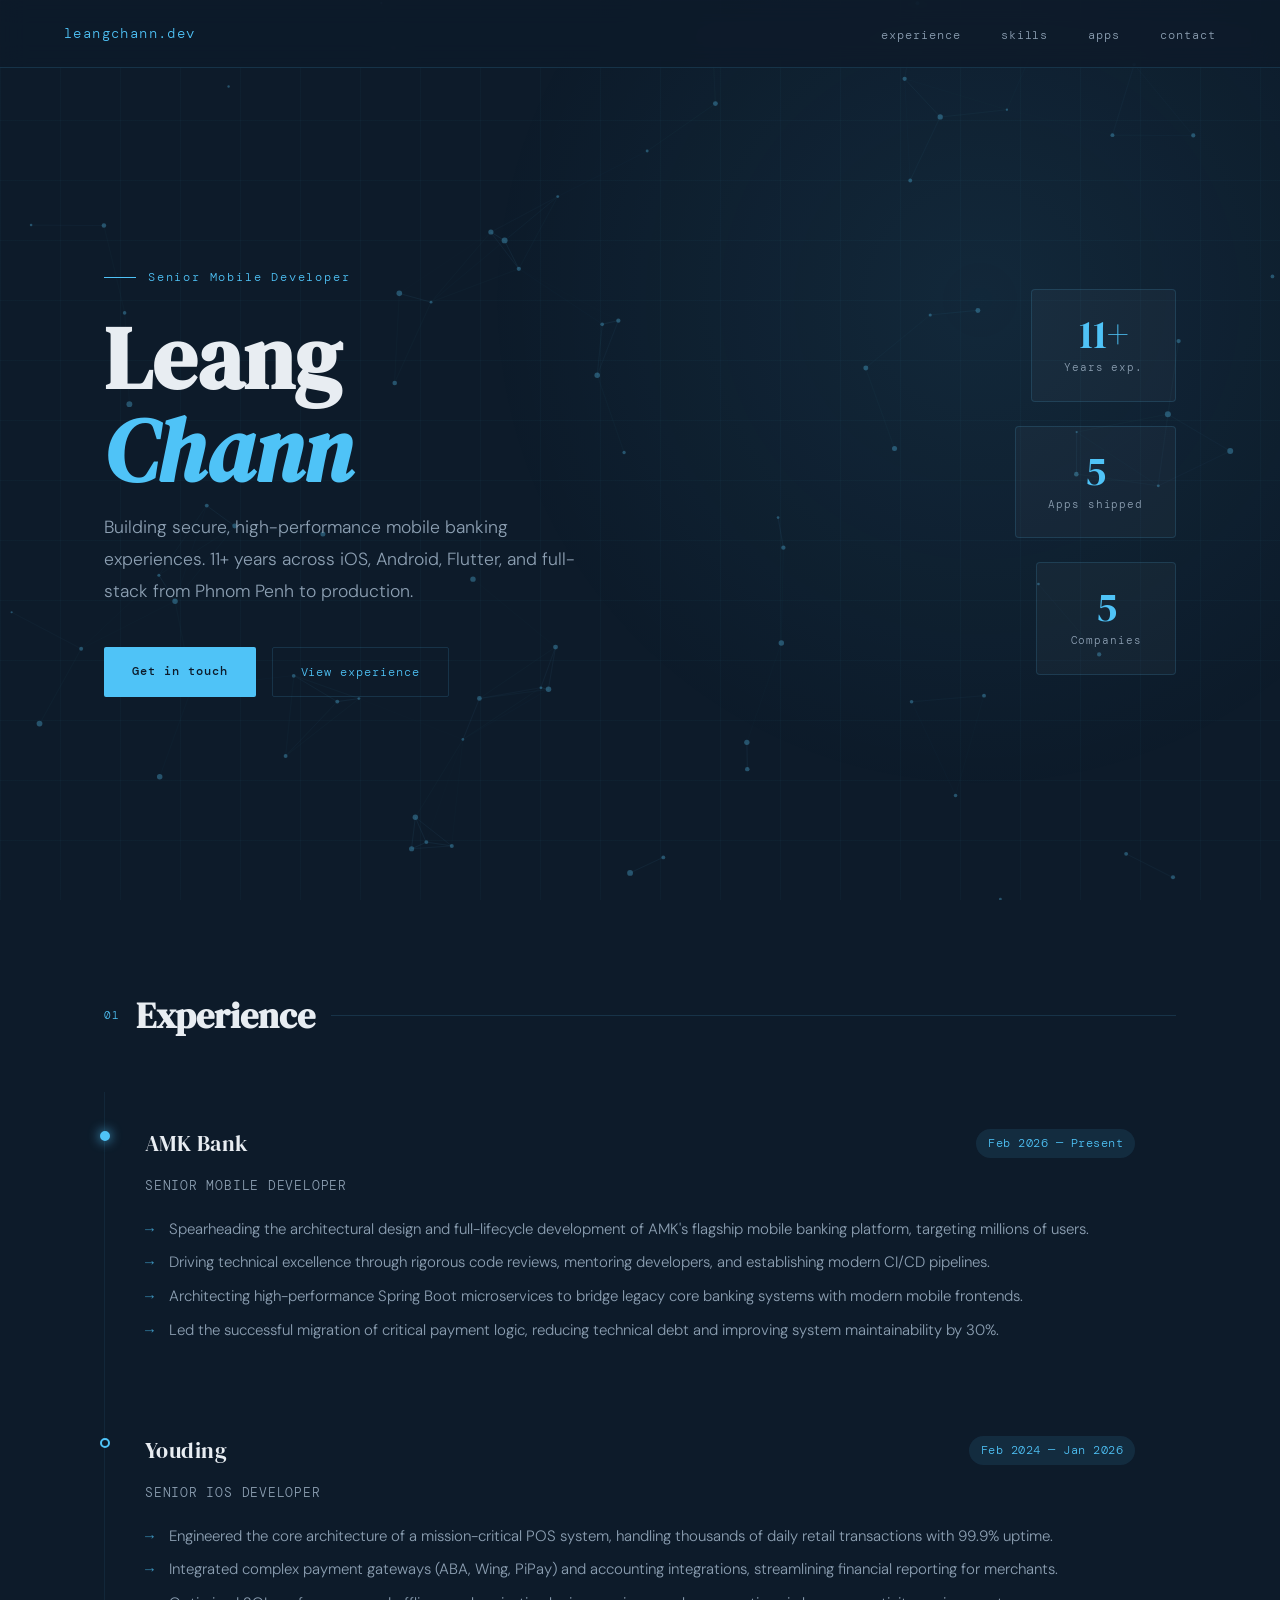
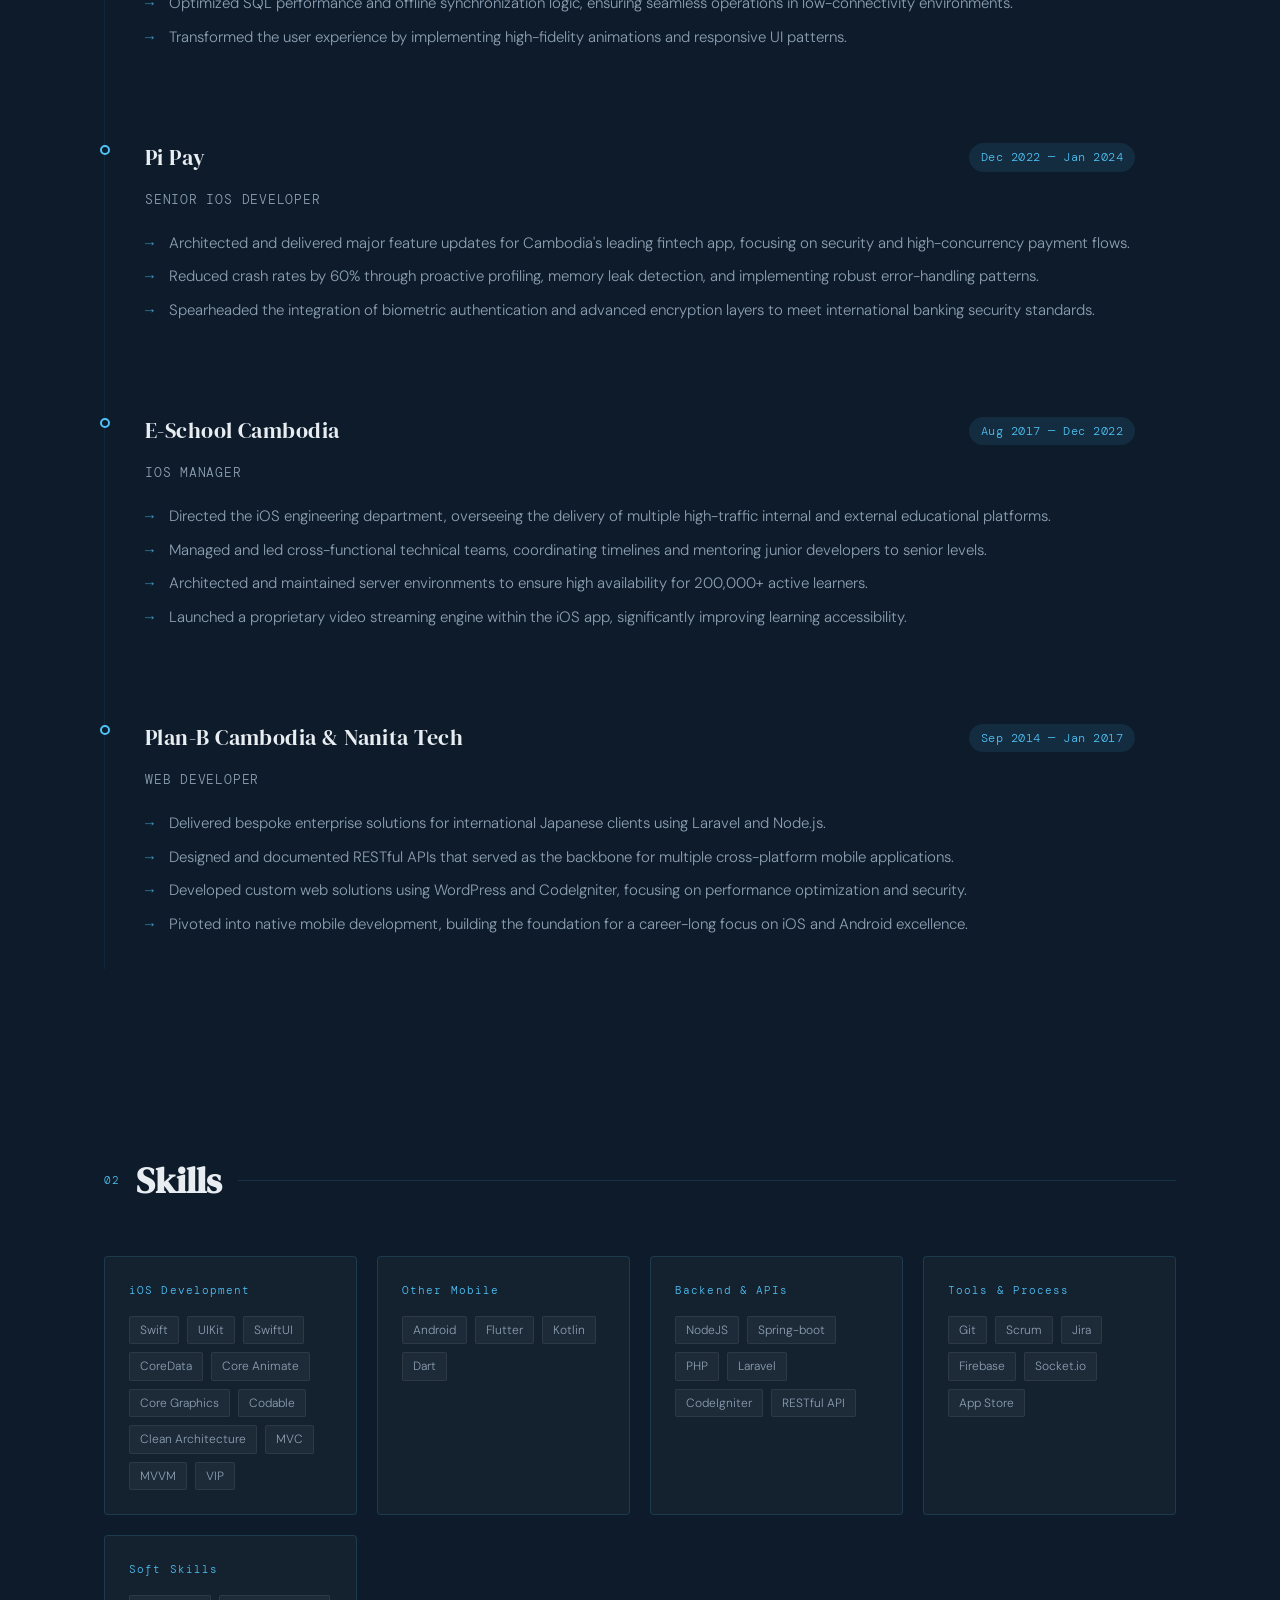
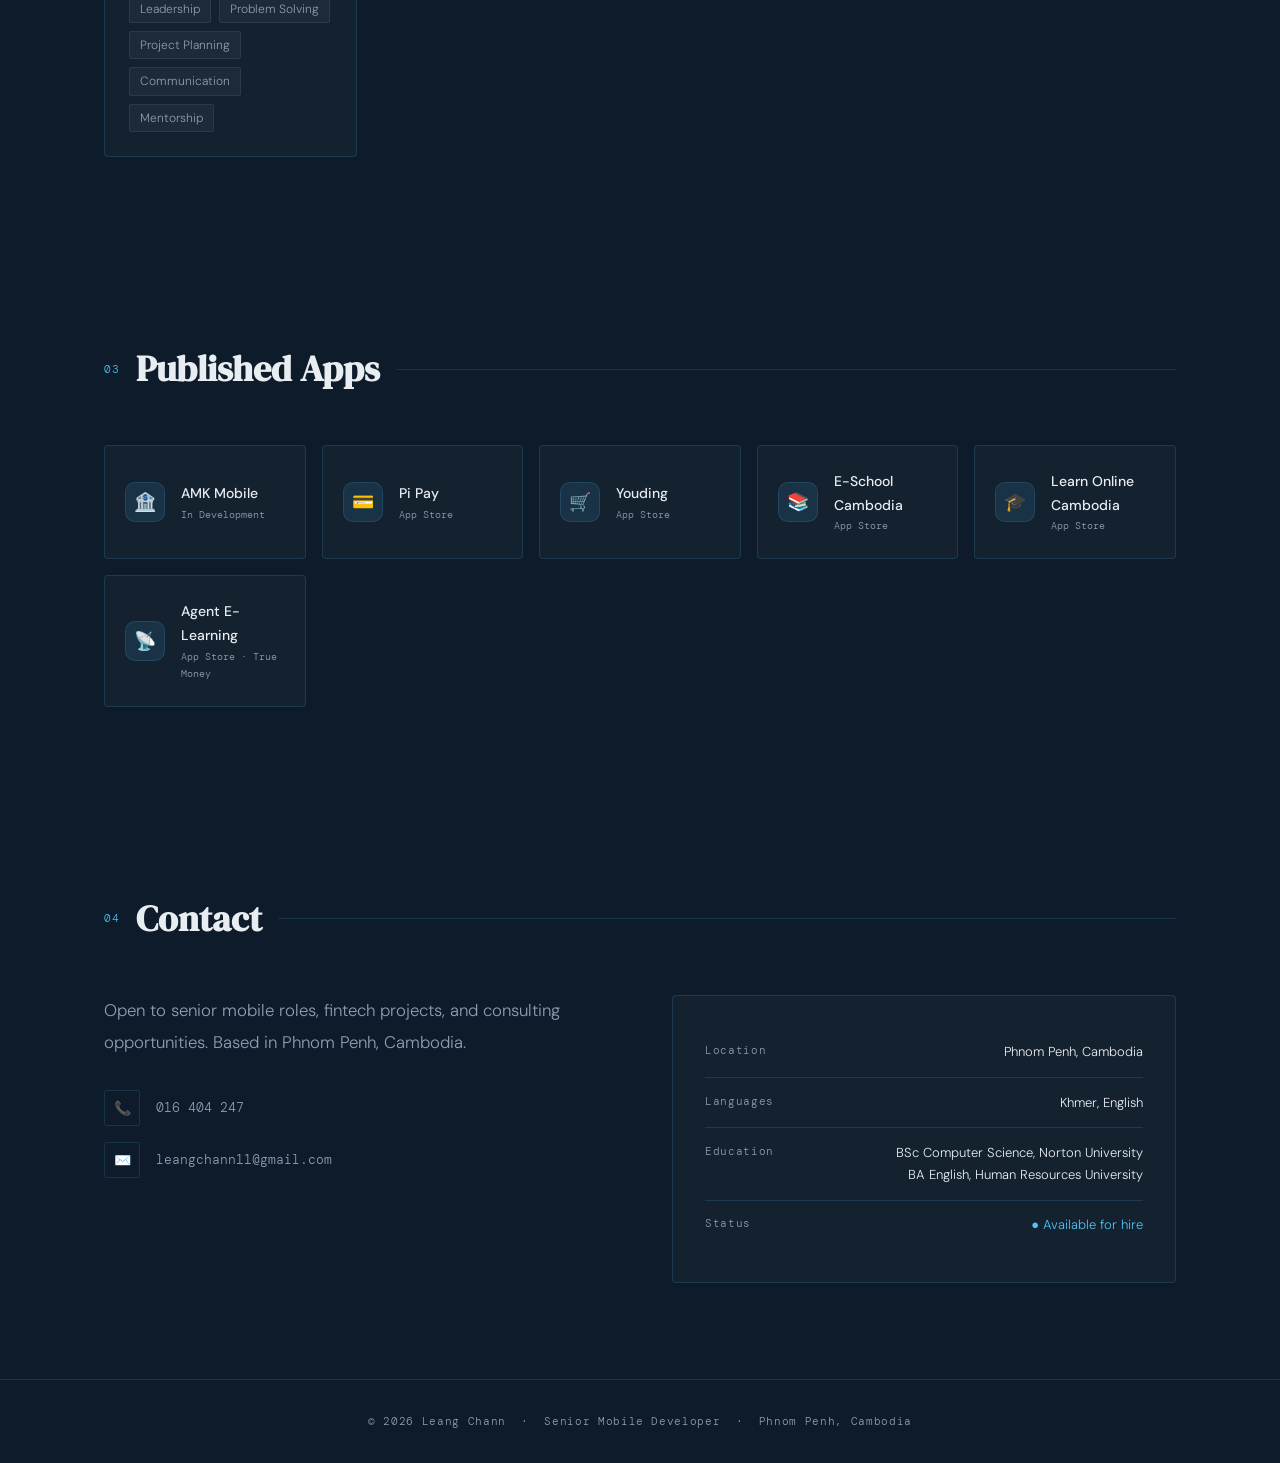
<file: index.html>
<!DOCTYPE html>
<html lang="en">

<head>
  <meta charset="UTF-8">
  <meta name="viewport" content="width=device-width, initial-scale=1.0">
  <title>Leang Chann — Senior Mobile Developer</title>
  <link
    href="https://fonts.googleapis.com/css2?family=DM+Serif+Display:ital@0;1&family=DM+Mono:wght@400;500&family=DM+Sans:wght@300;400;500&display=swap"
    rel="stylesheet">
  <link rel="stylesheet" href="style.css">
</head>

<body>

  <nav>
    <div class="nav-logo">leangchann.dev</div>
    <ul class="nav-links">
      <li><a href="#experience">experience</a></li>
      <li><a href="#skills">skills</a></li>
      <li><a href="#apps">apps</a></li>
      <li><a href="#contact">contact</a></li>
    </ul>
  </nav>

  <main>
    <!-- HERO -->
    <div class="hero">
      <div class="hero-text">
        <div class="hero-tag">Senior Mobile Developer</div>
        <h1>Leang<br><em>Chann</em></h1>
        <p class="hero-sub">
          Building secure, high-performance mobile banking
          experiences. 11+ years across iOS, Android, Flutter,
          and full-stack from Phnom Penh to production.
        </p>
        <div class="hero-cta">
          <a href="#contact" class="btn btn-primary">Get in touch</a>
          <a href="#experience" class="btn btn-outline">View experience</a>
        </div>
      </div>
      <div class="hero-stats">
        <div class="stat-card">
          <div class="stat-num">11+</div>
          <div class="stat-label">Years exp.</div>
        </div>
        <div class="stat-card">
          <div class="stat-num">5</div>
          <div class="stat-label">Apps shipped</div>
        </div>
        <div class="stat-card">
          <div class="stat-num">5</div>
          <div class="stat-label">Companies</div>
        </div>
      </div>
    </div>

    <!-- EXPERIENCE -->
    <section id="experience">
      <div class="section-header">
        <span class="section-num">01</span>
        <h2>Experience</h2>
        <div class="section-line"></div>
      </div>

      <div class="timeline">
        <!-- Experiences rendered by script.js -->
      </div>
    </section>

    <!-- SKILLS -->
    <section id="skills">
      <div class="section-header">
        <span class="section-num">02</span>
        <h2>Skills</h2>
        <div class="section-line"></div>
      </div>
      <div class="skills-grid">
        <div class="skill-group">
          <div class="skill-group-title">iOS Development</div>
          <div class="skill-tags">
            <span class="skill-tag">Swift</span>
            <span class="skill-tag">UIKit</span>
            <span class="skill-tag">SwiftUI</span>
            <span class="skill-tag">CoreData</span>
            <span class="skill-tag">Core Animate</span>
            <span class="skill-tag">Core Graphics</span>
            <span class="skill-tag">Codable</span>
            <span class="skill-tag">Clean Architecture</span>
            <span class="skill-tag">MVC</span>
            <span class="skill-tag">MVVM</span>
            <span class="skill-tag">VIP</span>
          </div>
        </div>
        <div class="skill-group">
          <div class="skill-group-title">Other Mobile</div>
          <div class="skill-tags">
            <span class="skill-tag">Android</span>
            <span class="skill-tag">Flutter</span>
            <span class="skill-tag">Kotlin</span>
            <span class="skill-tag">Dart</span>
          </div>
        </div>
        <div class="skill-group">
          <div class="skill-group-title">Backend & APIs</div>
          <div class="skill-tags">
            <span class="skill-tag">NodeJS</span>
            <span class="skill-tag">Spring-boot</span>
            <span class="skill-tag">PHP</span>
            <span class="skill-tag">Laravel</span>
            <span class="skill-tag">CodeIgniter</span>
            <span class="skill-tag">RESTful API</span>
          </div>
        </div>
        <div class="skill-group">
          <div class="skill-group-title">Tools & Process</div>
          <div class="skill-tags">
            <span class="skill-tag">Git</span>
            <span class="skill-tag">Scrum</span>
            <span class="skill-tag">Jira</span>
            <span class="skill-tag">Firebase</span>
            <span class="skill-tag">Socket.io</span>
            <span class="skill-tag">App Store</span>
          </div>
        </div>
        <div class="skill-group">
          <div class="skill-group-title">Soft Skills</div>
          <div class="skill-tags">
            <span class="skill-tag">Leadership</span>
            <span class="skill-tag">Problem Solving</span>
            <span class="skill-tag">Project Planning</span>
            <span class="skill-tag">Communication</span>
            <span class="skill-tag">Mentorship</span>
          </div>
        </div>
      </div>
    </section>

    <!-- PUBLISHED APPS -->
    <section id="apps">
      <div class="section-header">
        <span class="section-num">03</span>
        <h2>Published Apps</h2>
        <div class="section-line"></div>
      </div>
      <div class="apps-grid">
        <div class="app-card">
          <div class="app-icon">🏦</div>
          <div>
            <div class="app-name">AMK Mobile</div>
            <div class="app-store">In Development</div>
          </div>
        </div>
        <a href="https://apps.apple.com/kh/app/pi-pay/id1234143591" target="_blank" class="app-card">
          <div class="app-icon">💳</div>
          <div>
            <div class="app-name">Pi Pay</div>
            <div class="app-store">App Store</div>
          </div>
        </a>
        <a href="https://apps.apple.com/kh/app/youding/id1511510070" target="_blank" class="app-card">
          <div class="app-icon">🛒</div>
          <div>
            <div class="app-name">Youding</div>
            <div class="app-store">App Store</div>
          </div>
        </a>
        <a href="https://apps.apple.com/kh/app/e-school-cambodia/id1436282967" target="_blank" class="app-card">
          <div class="app-icon">📚</div>
          <div>
            <div class="app-name">E-School Cambodia</div>
            <div class="app-store">App Store</div>
          </div>
        </a>
        <a href="https://apps.apple.com/kh/app/learn-online-cambodia/id1507094318" target="_blank" class="app-card">
          <div class="app-icon">🎓</div>
          <div>
            <div class="app-name">Learn Online Cambodia</div>
            <div class="app-store">App Store</div>
          </div>
        </a>
        <a href="https://apps.apple.com/kh/app/agent-e-learning/id1556009562" target="_blank" class="app-card">
          <div class="app-icon">📡</div>
          <div>
            <div class="app-name">Agent E-Learning</div>
            <div class="app-store">App Store · True Money</div>
          </div>
        </a>
      </div>
    </section>

    <!-- CONTACT -->
    <section id="contact">
      <div class="section-header">
        <span class="section-num">04</span>
        <h2>Contact</h2>
        <div class="section-line"></div>
      </div>
      <div class="contact-grid">
        <div>
          <p class="contact-intro">
            Open to senior mobile roles, fintech projects, and consulting opportunities. Based in Phnom Penh, Cambodia.
          </p>
          <div class="contact-links">
            <a href="tel:016404247" class="contact-link">
              <div class="contact-link-icon">📞</div>
              016 404 247
            </a>
            <a href="mailto:leangchann11@gmail.com" class="contact-link">
              <div class="contact-link-icon">✉️</div>
              leangchann11@gmail.com
            </a>
          </div>
        </div>
        <div class="contact-right">
          <div class="contact-detail">
            <span class="contact-detail-label">Location</span>
            <span class="contact-detail-val">Phnom Penh, Cambodia</span>
          </div>
          <div class="contact-detail">
            <span class="contact-detail-label">Languages</span>
            <span class="contact-detail-val">Khmer, English</span>
          </div>
          <div class="contact-detail">
            <span class="contact-detail-label">Education</span>
            <div class="contact-detail-val" style="text-align: right;">
              BSc Computer Science, Norton University<br>
              BA English, Human Resources University
            </div>
          </div>
          <div class="contact-detail">
            <span class="contact-detail-label">Status</span>
            <span class="contact-detail-val" style="color: var(--accent);">● Available for hire</span>
          </div>
        </div>
      </div>
    </section>
  </main>

  <footer>
    © 2026 Leang Chann &nbsp;·&nbsp; Senior Mobile Developer &nbsp;·&nbsp; Phnom Penh, Cambodia
  </footer>

  <script src="script.js"></script>
</body>

</html>
</file>
<file: style.css>
*,
*::before,
*::after {
  box-sizing: border-box;
  margin: 0;
  padding: 0;
}

:root {
  --navy: #0d1b2a;
  --navy2: #162032;
  --slate: #1e2d3d;
  --accent: #4fc3f7;
  --accent2: #81d4fa;
  --gold: #f0c060;
  --text: #e8edf2;
  --muted: #8da0b3;
  --border: rgba(79, 195, 247, 0.15);
  --card: rgba(255, 255, 255, 0.03);
}

html {
  scroll-behavior: smooth;
}

body {
  background: var(--navy);
  color: var(--text);
  font-family: 'DM Sans', sans-serif;
  font-weight: 300;
  line-height: 1.7;
  overflow-x: hidden;
}

/* Grid background */
body::before {
  content: '';
  position: fixed;
  inset: 0;
  background-image:
    linear-gradient(rgba(79, 195, 247, 0.03) 1px, transparent 1px),
    linear-gradient(90deg, rgba(79, 195, 247, 0.03) 1px, transparent 1px);
  background-size: 60px 60px;
  pointer-events: none;
  z-index: 0;
}

/* Canvas Background */
#bg-canvas {
  opacity: 0.8;
  mix-blend-mode: screen;
}

/* Glow blob */
body::after {
  content: '';
  position: fixed;
  width: 1000px;
  height: 1000px;
  background: radial-gradient(circle, rgba(79, 195, 247, 0.08) 0%, transparent 70%);
  top: -200px;
  right: -200px;
  pointer-events: none;
  z-index: 0;
  animation: pulse 10s ease-in-out infinite alternate;
}

@keyframes pulse {
  from { transform: scale(1); opacity: 0.6; }
  to { transform: scale(1.1); opacity: 0.8; }
}

nav {
  position: fixed;
  top: 0;
  left: 0;
  right: 0;
  z-index: 100;
  display: flex;
  justify-content: space-between;
  align-items: center;
  padding: 1.25rem 4rem;
  background: rgba(13, 27, 42, 0.85);
  backdrop-filter: blur(12px);
  border-bottom: 1px solid var(--border);
}

.nav-logo {
  font-family: 'DM Mono', monospace;
  font-size: 14px;
  color: var(--accent);
  letter-spacing: 0.1em;
}

.nav-links {
  display: flex;
  gap: 2.5rem;
  list-style: none;
}

.nav-links a {
  font-family: 'DM Mono', monospace;
  font-size: 12px;
  color: var(--muted);
  text-decoration: none;
  letter-spacing: 0.08em;
  transition: color 0.2s;
}

.nav-links a:hover {
  color: var(--accent);
}

main {
  position: relative;
  z-index: 1;
}

/* HERO */
.hero {
  min-height: 100vh;
  display: flex;
  align-items: center;
  padding: 8rem 4rem 4rem;
  max-width: 1200px;
  margin: 0 auto;
  gap: 4rem;
}

.hero-text {
  flex: 1;
}

.hero-tag {
  font-family: 'DM Mono', monospace;
  font-size: 12px;
  color: var(--accent);
  letter-spacing: 0.15em;
  margin-bottom: 1.5rem;
  display: flex;
  align-items: center;
  gap: 0.75rem;
}

.hero-tag::before {
  content: '';
  width: 32px;
  height: 1px;
  background: var(--accent);
}

h1 {
  font-family: 'DM Serif Display', serif;
  font-size: clamp(3rem, 7vw, 5.5rem);
  line-height: 1.05;
  color: var(--text);
  margin-bottom: 1rem;
}

h1 em {
  font-style: italic;
  color: var(--accent);
}

.hero-sub {
  font-size: 1.1rem;
  color: var(--muted);
  max-width: 480px;
  margin-bottom: 2.5rem;
  line-height: 1.8;
}

.hero-cta {
  display: flex;
  gap: 1rem;
  flex-wrap: wrap;
}

.btn {
  font-family: 'DM Mono', monospace;
  font-size: 12px;
  letter-spacing: 0.08em;
  padding: 0.85rem 1.75rem;
  border-radius: 2px;
  text-decoration: none;
  transition: all 0.2s;
  cursor: pointer;
  border: none;
}

.btn-primary {
  background: var(--accent);
  color: var(--navy);
  font-weight: 500;
}

.btn-primary:hover {
  background: var(--accent2);
}

.btn-outline {
  background: transparent;
  color: var(--accent);
  border: 1px solid var(--border);
}

.btn-outline:hover {
  border-color: var(--accent);
  background: rgba(79, 195, 247, 0.05);
}

.hero-stats {
  flex-shrink: 0;
  display: flex;
  flex-direction: column;
  gap: 1.5rem;
  align-items: flex-end;
}

.stat-card {
  background: var(--card);
  border: 1px solid var(--border);
  border-radius: 4px;
  padding: 1.5rem 2rem;
  text-align: center;
  min-width: 140px;
  transition: border-color 0.2s;
}

.stat-card:hover {
  border-color: rgba(79, 195, 247, 0.4);
}

.stat-num {
  font-family: 'DM Serif Display', serif;
  font-size: 2.5rem;
  color: var(--accent);
  line-height: 1;
  margin-bottom: 4px;
}

.stat-label {
  font-family: 'DM Mono', monospace;
  font-size: 11px;
  color: var(--muted);
  letter-spacing: 0.08em;
}

/* SECTIONS */
section {
  padding: 6rem 4rem;
  max-width: 1200px;
  margin: 0 auto;
}

.section-header {
  display: flex;
  align-items: center;
  gap: 1rem;
  margin-bottom: 3.5rem;
}

.section-num {
  font-family: 'DM Mono', monospace;
  font-size: 11px;
  color: var(--accent);
  letter-spacing: 0.1em;
}

h2 {
  font-family: 'DM Serif Display', serif;
  font-size: 2.25rem;
  color: var(--text);
  line-height: 1.1;
}

.section-line {
  flex: 1;
  height: 1px;
  background: var(--border);
}

/* EXPERIENCE */
.timeline {
  position: relative;
  display: flex;
  flex-direction: column;
  gap: 1.5rem;
}

.timeline::before {
  content: '';
  position: absolute;
  left: 0;
  top: 0;
  bottom: 0;
  width: 1px;
  background: var(--border);
  opacity: 0.5;
}

.timeline-item {
  padding: 2rem 2.5rem;
  position: relative;
  background: transparent;
  border: 1px solid transparent;
  border-radius: 4px;
  transition: all 0.3s cubic-bezier(0.4, 0, 0.2, 1);
  margin-bottom: 0;
}

.timeline-item:hover {
  background: rgba(79, 195, 247, 0.03);
  border-color: var(--border);
  transform: translateX(10px);
}

.timeline-dot {
  position: absolute;
  left: -5px;
  top: 2.4rem;
  width: 10px;
  height: 10px;
  border-radius: 50%;
  background: var(--navy);
  border: 2px solid var(--accent);
  z-index: 2;
  transition: all 0.3s;
}

.timeline-item:hover .timeline-dot {
  background: var(--accent);
  box-shadow: 0 0 15px var(--accent);
  transform: scale(1.3);
}

.timeline-item.current .timeline-dot {
  background: var(--accent);
  box-shadow: 0 0 12px var(--accent);
}

.exp-header {
  display: flex;
  justify-content: space-between;
  align-items: center;
  flex-wrap: wrap;
  gap: 1rem;
  margin-bottom: 0.75rem;
}

.exp-company {
  font-family: 'DM Serif Display', serif;
  font-size: 1.4rem;
  color: var(--text);
  letter-spacing: 0.02em;
}

.exp-period {
  font-family: 'DM Mono', monospace;
  font-size: 12px;
  color: var(--accent);
  background: rgba(79, 195, 247, 0.1);
  padding: 4px 12px;
  border-radius: 20px;
  letter-spacing: 0.04em;
}

.exp-role {
  font-family: 'DM Mono', monospace;
  font-size: 13px;
  color: var(--muted);
  margin-bottom: 1.25rem;
  letter-spacing: 0.06em;
  text-transform: uppercase;
}

.exp-bullets {
  list-style: none;
  display: flex;
  flex-direction: column;
  gap: 0.6rem;
}

.exp-bullets li {
  font-size: 15px;
  color: var(--muted);
  padding-left: 1.5rem;
  position: relative;
  line-height: 1.6;
}

.exp-bullets li::before {
  content: '→';
  position: absolute;
  left: 0;
  color: var(--accent);
  font-family: 'DM Mono', monospace;
  opacity: 0.7;
}

/* SKILLS */
.skills-grid {
  display: grid;
  grid-template-columns: repeat(auto-fit, minmax(220px, 1fr));
  gap: 1.25rem;
}

.skill-group {
  background: var(--card);
  border: 1px solid var(--border);
  border-radius: 4px;
  padding: 1.5rem;
  transition: border-color 0.2s, transform 0.2s;
}

.skill-group:hover {
  border-color: rgba(79, 195, 247, 0.35);
  transform: translateY(-2px);
}

.skill-group-title {
  font-family: 'DM Mono', monospace;
  font-size: 11px;
  color: var(--accent);
  letter-spacing: 0.1em;
  margin-bottom: 1rem;
}

.skill-tags {
  display: flex;
  flex-wrap: wrap;
  gap: 0.5rem;
}

.skill-tag {
  font-size: 12px;
  color: var(--muted);
  background: rgba(255, 255, 255, 0.04);
  border: 1px solid rgba(255, 255, 255, 0.07);
  padding: 3px 10px;
  border-radius: 2px;
}

/* APPS */
.apps-grid {
  display: grid;
  grid-template-columns: repeat(auto-fit, minmax(180px, 1fr));
  gap: 1rem;
}

.app-card {
  text-decoration: none;
  background: var(--card);
  border: 1px solid var(--border);
  border-radius: 4px;
  padding: 1.5rem 1.25rem;
  display: flex;
  align-items: center;
  gap: 1rem;
  transition: border-color 0.2s, transform 0.2s;
}

.app-card:hover {
  border-color: rgba(79, 195, 247, 0.35);
  transform: translateY(-2px);
}

.app-icon {
  width: 40px;
  height: 40px;
  border-radius: 10px;
  background: rgba(79, 195, 247, 0.1);
  border: 1px solid var(--border);
  display: flex;
  align-items: center;
  justify-content: center;
  font-size: 18px;
  flex-shrink: 0;
}

.app-name {
  font-size: 14px;
  font-weight: 500;
  color: var(--text);
}

.app-store {
  font-family: 'DM Mono', monospace;
  font-size: 10px;
  color: var(--muted);
}

/* CONTACT */
.contact-grid {
  display: grid;
  grid-template-columns: 1fr 1fr;
  gap: 4rem;
  align-items: start;
}

.contact-intro {
  font-size: 1.05rem;
  color: var(--muted);
  line-height: 1.9;
  margin-bottom: 2rem;
}

.contact-links {
  display: flex;
  flex-direction: column;
  gap: 1rem;
}

.contact-link {
  display: flex;
  align-items: center;
  gap: 1rem;
  font-family: 'DM Mono', monospace;
  font-size: 13px;
  color: var(--muted);
  text-decoration: none;
  transition: color 0.2s;
}

.contact-link:hover {
  color: var(--accent);
}

.contact-link-icon {
  width: 36px;
  height: 36px;
  border: 1px solid var(--border);
  border-radius: 2px;
  display: flex;
  align-items: center;
  justify-content: center;
  font-size: 14px;
  transition: border-color 0.2s;
}

.contact-link:hover .contact-link-icon {
  border-color: var(--accent);
}

.contact-right {
  background: var(--card);
  border: 1px solid var(--border);
  border-radius: 4px;
  padding: 2rem;
}

.contact-detail {
  display: flex;
  justify-content: space-between;
  padding: 0.85rem 0;
  border-bottom: 1px solid var(--border);
  font-size: 13px;
}

.contact-detail:last-child {
  border-bottom: none;
}

.contact-detail-label {
  font-family: 'DM Mono', monospace;
  font-size: 11px;
  color: var(--muted);
  letter-spacing: 0.06em;
}

.contact-detail-val {
  color: var(--text);
}

footer {
  text-align: center;
  padding: 2rem 4rem;
  border-top: 1px solid var(--border);
  font-family: 'DM Mono', monospace;
  font-size: 11px;
  color: var(--muted);
  letter-spacing: 0.06em;
  position: relative;
  z-index: 1;
}

@media (max-width: 768px) {
  nav {
    padding: 1rem 1.5rem;
  }

  .nav-links {
    gap: 1.5rem;
  }

  .hero {
    flex-direction: column;
    padding: 7rem 1.5rem 3rem;
    gap: 2.5rem;
  }

  .hero-stats {
    flex-direction: row;
    align-items: flex-start;
    justify-content: flex-start;
  }

  section {
    padding: 4rem 1.5rem;
  }

  .contact-grid {
    grid-template-columns: 1fr;
    gap: 2rem;
  }

  footer {
    padding: 2rem 1.5rem;
  }
}
/* REVEAL ANIMATIONS */
section, .stat-card, .skill-group, .app-card {
  opacity: 0;
  transform: translateY(30px);
  transition: opacity 1.2s cubic-bezier(0.2, 0.8, 0.2, 1), transform 1.2s cubic-bezier(0.2, 0.8, 0.2, 1);
}

section.revealed, .stat-card.revealed, .skill-group.revealed, .app-card.revealed {
  opacity: 1;
  transform: translateY(0);
}

/* Staggered Timeline Reveal */
.timeline-item {
  opacity: 0;
  transform: translateX(-20px);
  transition: all 0.8s cubic-bezier(0.4, 0, 0.2, 1);
}

section.revealed .timeline-item {
  opacity: 1;
  transform: translateX(0);
}
</file>
